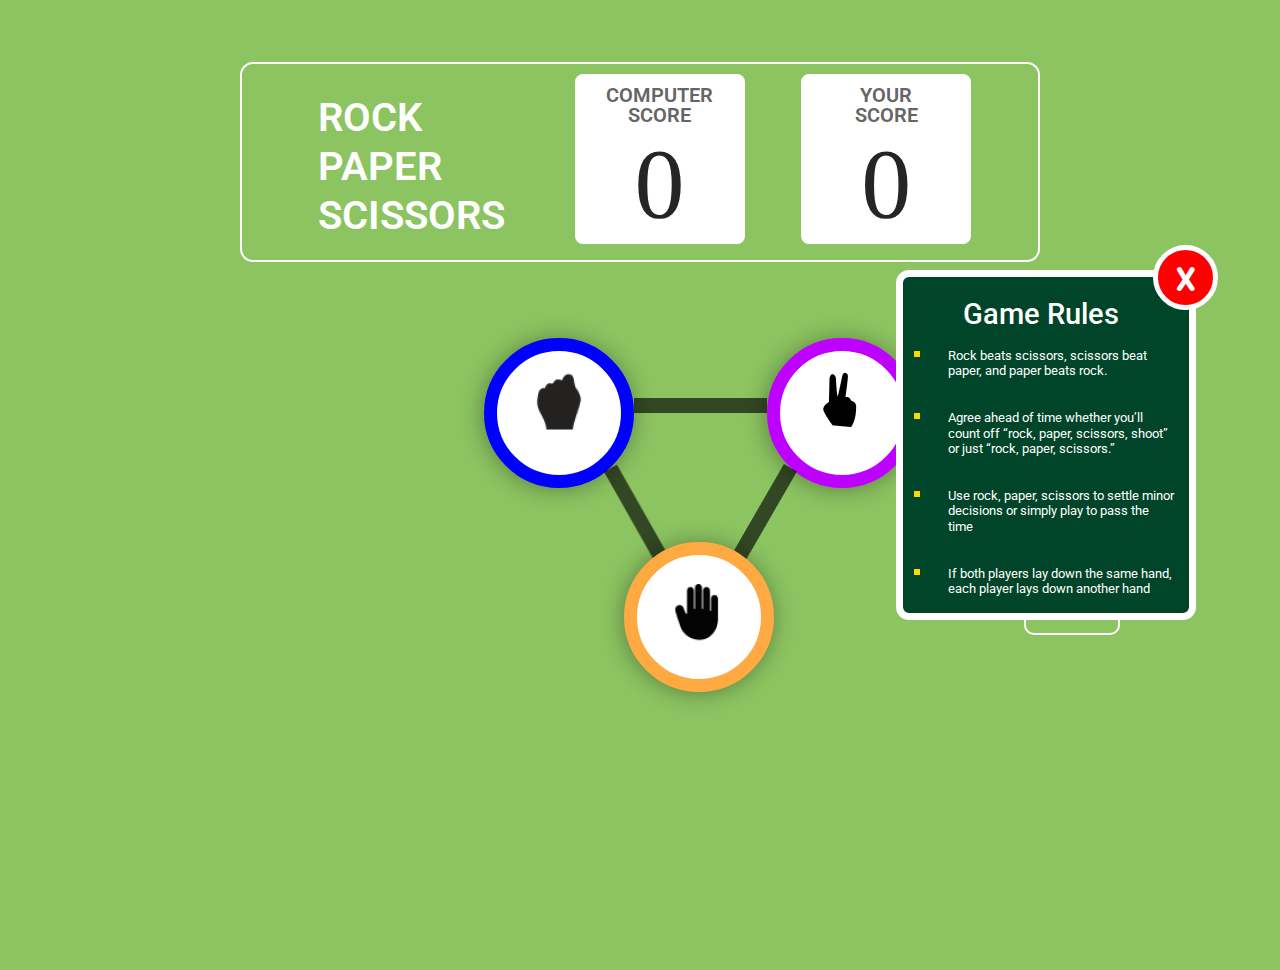
<file: index.html>
<!DOCTYPE html>
<html lang="en">
  <head>
    <meta charset="UTF-8" />
    <meta name="viewport" content="width=device-width, initial-scale=1.0" />
    <title>ROCK-PAPER-SCISSOR-GAME</title>
    <link rel="stylesheet" href="style.css" />
  </head>

  <body>
    <div class="main">
      <div class="heading">
        <div class="headingtext">ROCK</div>
        <div class="headingtext">PAPER</div>
        <div class="headingtext">SCISSORS</div>
      </div>

      <div class="scorebox1">
        <p class="box1">COMPUTER SCORE</p>
        <p class="score1">0</p>
      </div>

      <div class="scorebox2">
        <p class="box2">YOUR</p>
        <p class="box3">SCORE</p>
        <p class="score2">0</p>
      </div>
    </div>
    <!-- ------------------------------------------------------------------------------------------------ -->
    <div class="container">
      <div class="gamesection" style="display: block">
        <div class="upperhalf">
          <div id="fist" data-value="fist">
            <img src="fist.png" alt="fist" />
          </div>
          <div id="line1"><img src="Line 1.png" alt="line1" /></div>
          <div id="scissor" data-value="scissor">
            <img src="scissor.png" alt="SCISSORS" />
          </div>
        </div>

        <div class="middlehalf">
          <div><img id="line3" src="Line 3.png" alt="line3" /></div>
          <div id="line2"><img src="Line 2.png" alt="line2" /></div>
        </div>

        <div class="lowerhalf">
          <div id="hand" data-value="hand">
            <img src="hand.png" alt="hand" />
          </div>
        </div>
      </div>
      <!-- -------------------------------------------------------- -->

      <div class="resultsection" style="display: none">
        <div class="user">
          <span class="circle-1" id="circle1"></span>
          <span class="circle-2"></span>
          <span class="circle-3"></span>
          <span class="you-picked">YOU PICKED</span>
          <div id="fist"><img src="fist.png" alt="fist" /></div>
        </div>
        <div class="winnerdisplay">
          <span id="you-win">YOU WIN</span>
          <span id="against-pc">AGAINST PC</span>
          <button id="play-again">PLAY AGAIN</button>
        </div>
        <div class="computer">
          <!-- <div class="winner-animate-pc"> -->
          <span class="circle-4"></span>
          <span class="circle-5"></span>
          <span class="circle-6"></span>
          <!-- </div> -->
          <span class="pc-picked">PC PICKED</span>

          <div id="hand" data-value="hand">
            <img src="hand.png" alt="hand" />
          </div>
        </div>
        <div class="animation">
          <!-- <div class="winner-animate-you">
                  <span class="circle-1"></span>
                  <span class="circle-2"></span>
                  <span class="circle-3"></span>
                </div> -->

          <!-- animate-2 -->
          <!-- <div class="winner-animate-pc">
                  <span class="circle-4"></span>
                  <span class="circle-5"></span>
                  <span class="circle-6"></span>
                </div> -->
        </div>
      </div>
    </div>

    <!-- -------------------------------------------------------------------------------------------------------- -->

    <div class="gamesrules">
      <p class="rulesheading">Game Rules</p>
      <ul class="unorderlist">
        <li class="gamelist">
          Rock beats scissors, scissors beat paper, and paper beats rock.
        </li>
        <li class="gamelist">
          Agree ahead of time whether you’ll count off “rock, paper, scissors,
          shoot” or just “rock, paper, scissors.”
        </li>
        <li class="gamelist">
          Use rock, paper, scissors to settle minor decisions or simply play to
          pass the time
        </li>
        <li class="gamelist">
          If both players lay down the same hand, each player lays down another
          hand
        </li>
      </ul>

      <div class="close">
        <p id="closebutton">X</p>
      </div>
    </div>

    <div class="two-buttons">
      <div class="Rulesbutton">
        <p id="ruleshow">RULES</p>
      </div>

      <div class="nextbutton">
        <a id="next" href="Hurry.html"><p id="nextbtn">NEXT</p></a>
      </div>
    </div>

    <script src="script.js"></script>
  </body>
</html>
</file>
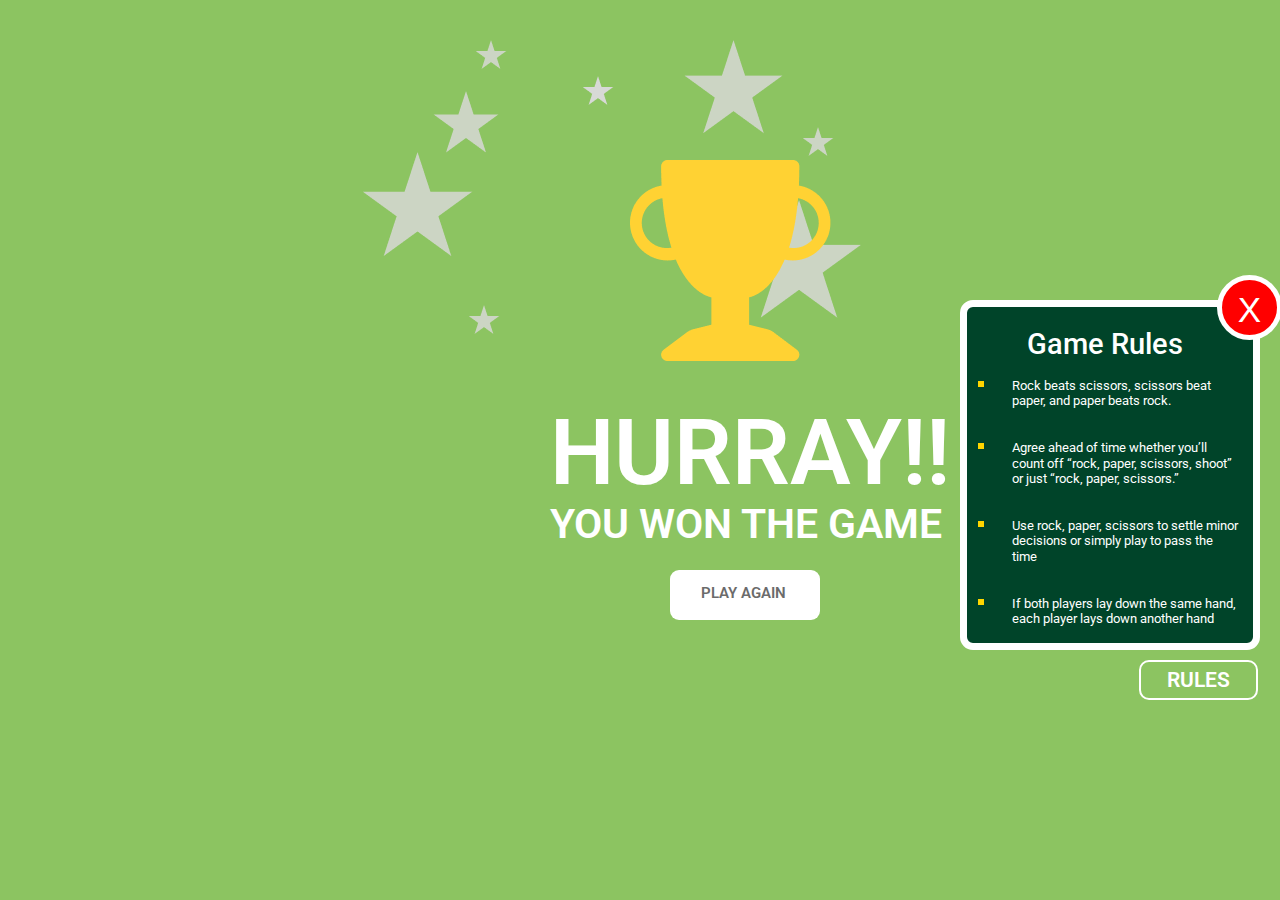
<file: Hurry.html>
<!DOCTYPE html>
<html lang="en">
  <head>
    <meta charset="UTF-8" />
    <meta name="viewport" content="width=device-width, initial-scale=1.0" />
    <title>Document</title>
    <link rel="stylesheet" href="hurry.css" />
  </head>
  <body>
    <main>
      <div class="container">
        <div id="stars"><img src="stars.png" alt="" /></div>
        <div id="Vector"><img src="Vector .png" alt="" /></div>
      </div>
      <div class="text1">
        <p id="para1">HURRAY!!</p>
      </div>

      <div class="text2">
        <p id="para2">YOU WON THE GAME</p>
      </div>
    </main>
    <!-- --------------------------------------------------------------------------------------- -->
    <div class="lastbutton">
      <a id="btn" href="index.html"><p id="playagainbtn">PLAY AGAIN</p></a>
    </div>
    <!-- -------------------------------------------- -------------------------------------->
    <div class="Rules">
      <p class="rulesheading">Game Rules</p>
      <ul class="unorderlist">
        <li class="gamelist">
          Rock beats scissors, scissors beat paper, and paper beats rock.
        </li>
        <li class="gamelist">
          Agree ahead of time whether you’ll count off “rock, paper, scissors,
          shoot” or just “rock, paper, scissors.”
        </li>
        <li class="gamelist">
          Use rock, paper, scissors to settle minor decisions or simply play to
          pass the time
        </li>
        <li class="gamelist">
          If both players lay down the same hand, each player lays down another
          hand
        </li>
      </ul>
      <div class="close">
        <p id="closebutton">X</p>
      </div>
    </div>

    <div class="Rulesbutton">
      <p id="ruleshow">RULES</p>
    </div>
    <!-- ----------------------------------------------------------------------------------------------------------------------- -->
    <script src="hurry.js"></script>
  </body>
</html>
</file>
<file: style.css>
@import url("https://fonts.googleapis.com/css2?family=Roboto:wght@700&display=swap");
@import url("https://fonts.googleapis.com/css2?family=Dangrek&family=Roboto:wght@700&display=swap");

* {
  margin: 0;
  padding: 0;
  box-sizing: border-box;
}

body {
  background: #8cc461;
}
.main {
  display: flex;
  height: 200px;
  width: 800px;
  border: 2px solid white;
  border-radius: 13px;
  margin: auto;
  margin-top: 62px;

  box-sizing: border-box;
  justify-content: space-evenly;
  padding: 10px;
}

.heading {
  color: white;
  font-family: "Roboto", sans-serif;
  font-weight: 600;
  font-size: 40px;
  line-height: 48.88px;
  letter-spacing: 10%;
  margin-left: 9px;
  margin-top: 20px;
  width: 200px;
}

.scorebox1 {
  height: 170px;
  width: 170px;
  border: 2px solid white;
  border-radius: 8px;

  background: white;
}
.scorebox2 {
  height: 170px;
  width: 170px;
  border: 2px solid white;
  border-radius: 8px;

  background: white;
}
.box1 {
  font-family: "Roboto", sans-serif;
  font-weight: 600;
  font-size: 20px;
  line-height: 19.92px;
  letter-spacing: 10%;
  text-align: center;
  color: #656565;
  margin-top: 10px;
}

.box2 {
  font-family: "Roboto", sans-serif;
  font-weight: 600;
  font-size: 20px;
  line-height: 19.92px;
  letter-spacing: 40%;
  text-align: center;
  color: #656565;
  margin-top: 10px;
}
.box3 {
  font-family: "Roboto", sans-serif;
  font-weight: 600;
  font-size: 20px;
  line-height: 19.92px;
  letter-spacing: 40%;
  text-align: center;
  color: #656565;
}
.score1 {
  color: #252525;

  font-size: 100px;
  text-align: center;
}
.score2 {
  color: #252525;
  font-size: 100px;
  text-align: center;
}
.gamesection {
  margin: auto;

  height: 700px;
  width: 600px;
  position: absolute;
  top: 20%;
  left: 30%;
}
#fist {
  position: relative;
  border-radius: 50%;
  border: 13px solid blue;
  height: 150px;
  width: 150px;
  background: #ffff;
  text-align: center;
  align-items: center;
  padding: 20px;
  filter: drop-shadow(-1px 1px 11px rgba(0, 0, 0, 0.35));
}
.upperhalf {
  display: flex;
  margin-left: 100px;
  margin-top: 60px;
  position: relative;
  top: 8px;
}

.middlehalf {
  display: flex;
  margin-left: 250px;
  position: absolute;
  top: 194px;
}
.lowerhalf {
  margin-left: 240px;
  margin-bottom: 70px;
  position: absolute;
  top: 270px;
}

#line1 {
  position: relative;
  top: 60px;
}
#scissor {
  border-radius: 50%;
  border: 13px solid #bd00ff;
  height: 150px;
  width: 150px;
  background: #ffff;
  text-align: center;
  align-items: center;
  padding: 20px;
  filter: drop-shadow(-1px 1px 11px rgba(0, 0, 0, 0.35));
}

#line3 {
  position: relative;
  right: 30px;
  height: 100px;
}
#hand {
  border-radius: 50%;
  border: 13px solid #ffa943;
  height: 150px;
  width: 150px;
  background: #ffff;
  text-align: center;
  align-items: center;
  padding: 20px;
  margin-top: 1%;
  filter: drop-shadow(-1px 1px 11px rgba(0, 0, 0, 0.35));
}

#line2 {
  position: relative;
  left: 30px;
  height: 100px;
}

.gamesection {
  margin-top: 90px;
}
.gamesrules {
  border: 7px solid white;
  height: 350px;
  width: 300px;
  background: #004429;
  position: absolute;
  top: 270px;
  left: 70%;
  border-radius: 13px;
  box-sizing: border-box;
}
.rulesheading {
  font-family: "Roboto", sans-serif;
  font-weight: 500;
  font-size: 29px;
  color: white;
  line-height: 33.98px;
  margin-left: 60px;
  margin-top: 20px;
}
.gamelist {
  color: white;
  font-family: "Roboto", sans-serif;
  font-size: 13px;
  padding: 15px;
  line-height: 15.23px;
  font-weight: 400;
}

.unorderlist {
  list-style-type: square;

  margin-left: 30px;
}

.close {
  height: 65px;
  width: 65px;
  background: #ff0000;
  border: 5px solid white;
  color: white;
  border-radius: 50%;
  line-height: 79.49px;
  position: absolute;
  left: 250px;
  top: -2rem;
  padding-bottom: 10px;
}
#closebutton {
  font-family: "Dangrek", sans-serif;
  font-weight: 400;
  font-size: 35px;
  height: 100%;
  display: flex;
  justify-content: center;
  align-items: center;
  margin-top: 15%;
}
/* .Rulesbutton{
    height: 40px;
    width: 119px;
    border: 2px solid white;
    /* position: absolute;
    left: 80%;
     top: 660px; */
/* justify-content: center;
     border-radius: 10px; */

#ruleshow {
  font-family: "Roboto", sans-serif;
  font-weight: 600;
  font-size: 21px;
  line-height: 24.61px;
  letter-spacing: 10%;
  color: #ffff;
  text-align: center;
  align-items: center;
  padding: 5%;
}
li::marker {
  color: #ffd600;
  font-size: 20px;
}

/* -----------------------------------------------------next page-------------------------------------------------------------------------------- */
.resultsection {
  display: flex;
  justify-content: center;
  align-items: center;
  width: 50%;
  /*     
    border: 2px solid red;  */
  position: relative;
  left: 350px;
  top: 50px;
}
/* ---------------------------user------------------- */
.user {
  display: flex;
  flex-direction: column;
  justify-content: center;
  align-items: center;
  width: 100%;
  color: white;
  font-weight: 600;
  font-size: large;
  /* gap: 2rem;  */
}

.you-picked {
  font-family: "Roboto", sans-serif;
  color: white;
  font-weight: 600;
  font-size: large;
}
/* ---------------------winnerdisplay------------------------ */
.winnerdisplay {
  display: flex;
  flex-direction: column;
  color: white;
  align-items: center;
  gap: 0.5rem;
}
#you-win {
  font-family: "Roboto", sans-serif;
  color: white;
  font-weight: 700;
  font-size: 30px;
  line-height: 45.7px;
  letter-spacing: 10%;
  height: 50px;
  width: 180px;

  text-align: center;
}
#against-pc {
  font-family: "Roboto", sans-serif;
  color: white;
  font-weight: 700;
  font-size: 30px;
  line-height: 45.7px;
  letter-spacing: 10%;
  height: 50px;
  width: 180px;
}
#play-again {
  font-family: "Roboto", sans-serif;
  color: #6b6b6b;
  background: #ffffff;
  height: 50px;
  width: 150px;
  border: none;
  border-radius: 9px;
}

/* ------------------computer----------------------- */
.computer {
  display: flex;
  flex-direction: column;
  justify-content: center;
  align-items: center;
  width: 100%;
  color: white;
  font-weight: 600;
  font-size: large;
  gap: 0 rem;
}
/* .--------------------------------------------------------------------------------------------------------------------------------------- */

.two-buttons {
  height: 100px;
  width: 200px;
  display: flex;
  justify-content: space-evenly;

  gap: 8px;
  margin-left: 80%;
  margin-top: 26%;
}
.nextbutton {
  height: 40px;
  width: 119px;
}
#nextbtn {
  font-family: "Roboto", sans-serif;
  font-weight: 600;
  font-size: 21px;
  line-height: 24.61px;
  letter-spacing: 10%;
  color: #ffff;
  align-items: center;
  padding: 5%;
  display: none;
  justify-content: center;
  border: 2px solid white;
  border-radius: 10px;
}
#next {
  text-decoration: none;
}

.Rulesbutton {
  height: 40px;
  width: 119px;
  border: 2px solid white;

  border-radius: 10px;
}

/* -----------------------animation part----------------- */
.animation {
  position: absolute;
  display: flex;
  align-items: center;
  justify-content: space-evenly;
  width: 50%;
  height: 10%;
}

.winner-animate-you {
  width: 60%;
  position: absolute;
  left: -10%;
  bottom: 10%;
  display: flex;
  justify-content: center;
  align-items: center;
}

.circle-1,
.circle-2,
.circle-3 {
  position: absolute;
  width: 5rem;
  height: 5rem;
  border-radius: 100px;
  z-index: -1;
  /* animation: animate 2s infinite linear; */
}

.circle-1 {
  width: 7rem;
  height: 7rem;
  background-color: #1da82b;
}

.circle-2 {
  width: 6rem;
  height: 6rem;
  background-color: #1da82bc9;
}

.circle-3 {
  background-color: #0d521e;
  width: 5rem;
  height: 5rem;
}

.winner-animate-pc {
  width: 60%;
  position: absolute;
  right: -10%;
  bottom: 10%;
  display: flex;
  justify-content: center;
  align-items: center;
}

.circle-4,
.circle-5,
.circle-6 {
  position: absolute;
  width: 5rem;
  height: 5rem;
  border-radius: 100px;
  z-index: -1;
  /* animation: animate 2s infinite linear; */
}

.circle-4 {
  width: 7rem;
  height: 7rem;
  background-color: #1da82b;
}

.circle-5 {
  width: 6rem;
  height: 6rem;
  background-color: #1da82bc9;
}

.circle-6 {
  background-color: #0d521e;
  width: 5rem;
  height: 5rem;
}

@keyframes animate {
  0% {
    transform: scale(2);
    opacity: 0;
  }
  50% {
    transform: scale(2.75);
    opacity: 0.5;
  }
  100% {
    transform: scale(3);
    opacity: 0;
  }
}
</file>
<file: hurry.css>
@import url("https://fonts.googleapis.com/css2?family=Roboto:wght@700&display=swap");
* {
  padding: 0;
  margin: 0;
  box-sizing: border-box;
}
body {
  background: #8cc461;
}
.container {
  /* border: 2px solid red; */
  height: 600px;
  width: 600px;
  margin: auto;
  margin-top: 20px;
}
#Vector {
  position: absolute;
  top: 150px;
  left: 620px;
  padding: 10px;
  /* border: 2px solid black; */
}
#stars {
  padding: 20px;
}
.text1 {
  height: 100px;
  width: 550px;
  color: white;
  margin-left: 550px;
  /* border: 2px solid red; */
  position: absolute;
  top: 400px;
}
#para1 {
  font-weight: 600;
  font-size: 91px;
  line-height: 106.64px;
  letter-spacing: 20%;
  font-family: "Roboto", sans-serif;
}
.text2 {
  height: 100px;
  width: 550px;
  color: white;
  margin-left: 550px;
  position: absolute;
  top: 500px;
  /* border: 2px solid red; */
}
#para2 {
  font-family: "Roboto", sans-serif;
  font-weight: 600;
  font-size: 41px;
  line-height: 48.05px;
}
#playagainbtn {
  color: #6b6b6b;
  font-size: 15px;
  font-weight: 600;
  font-family: "Roboto", sans-serif;
  line-height: 17.58px;
  letter-spacing: 10%;
  align-items: center;
  text-decoration: none;
}
#btn {
  text-decoration: none;
}
.lastbutton {
  height: 50px;
  width: 150px;
  /* border: 2px solid red; */
  position: absolute;
  margin-left: 670px;
  top: 570px;
  background: white;
  border-radius: 9px;
  padding: 15px;
  padding-left: 12px;
  text-align: center;
  text-decoration: none;
}
.Rules {
  border: 7px solid white;
  height: 350px;
  width: 300px;
  background: #004429;
  position: absolute;
  top: 300px;
  left: 75%;
  border-radius: 13px;
  box-sizing: border-box;
}

.rulesheading {
  font-family: "Roboto", sans-serif;
  font-weight: 500;
  font-size: 29px;
  color: white;
  line-height: 33.98px;
  margin-left: 60px;
  margin-top: 20px;
}
.gamelist {
  color: white;
  font-family: "Roboto", sans-serif;
  font-size: 13px;
  padding: 15px;
  line-height: 15.23px;
  font-weight: 400;
}
.unorderlist {
  list-style-type: square;

  margin-left: 30px;
}
li::marker {
  color: #ffd600;
  font-size: 20px;
}
#closebutton {
  font-family: "Dangrek", sans-serif;
  font-weight: 400;
  font-size: 35px;
  height: 100%;
  display: flex;
  align-items: center;
  justify-content: center;
  margin-top: 13%;
}
.close {
  height: 65px;
  width: 65px;
  background: #ff0000;
  border: 5px solid white;
  color: white;
  border-radius: 50%;
  line-height: 79.49px;
  position: absolute;
  left: 250px;
  top: -2rem;
  padding-bottom: 10px;
}
.Rulesbutton {
  height: 40px;
  width: 119px;
  border: 2px solid white;
  position: absolute;
  left: 89%;
  top: 660px;
  justify-content: center;
  border-radius: 10px;
}
#ruleshow {
  font-family: "Roboto", sans-serif;
  font-weight: 600;
  font-size: 21px;
  line-height: 24.61px;
  letter-spacing: 10%;
  color: #ffff;
  text-align: center;
  align-items: center;
  padding: 5%;
}
</file>
